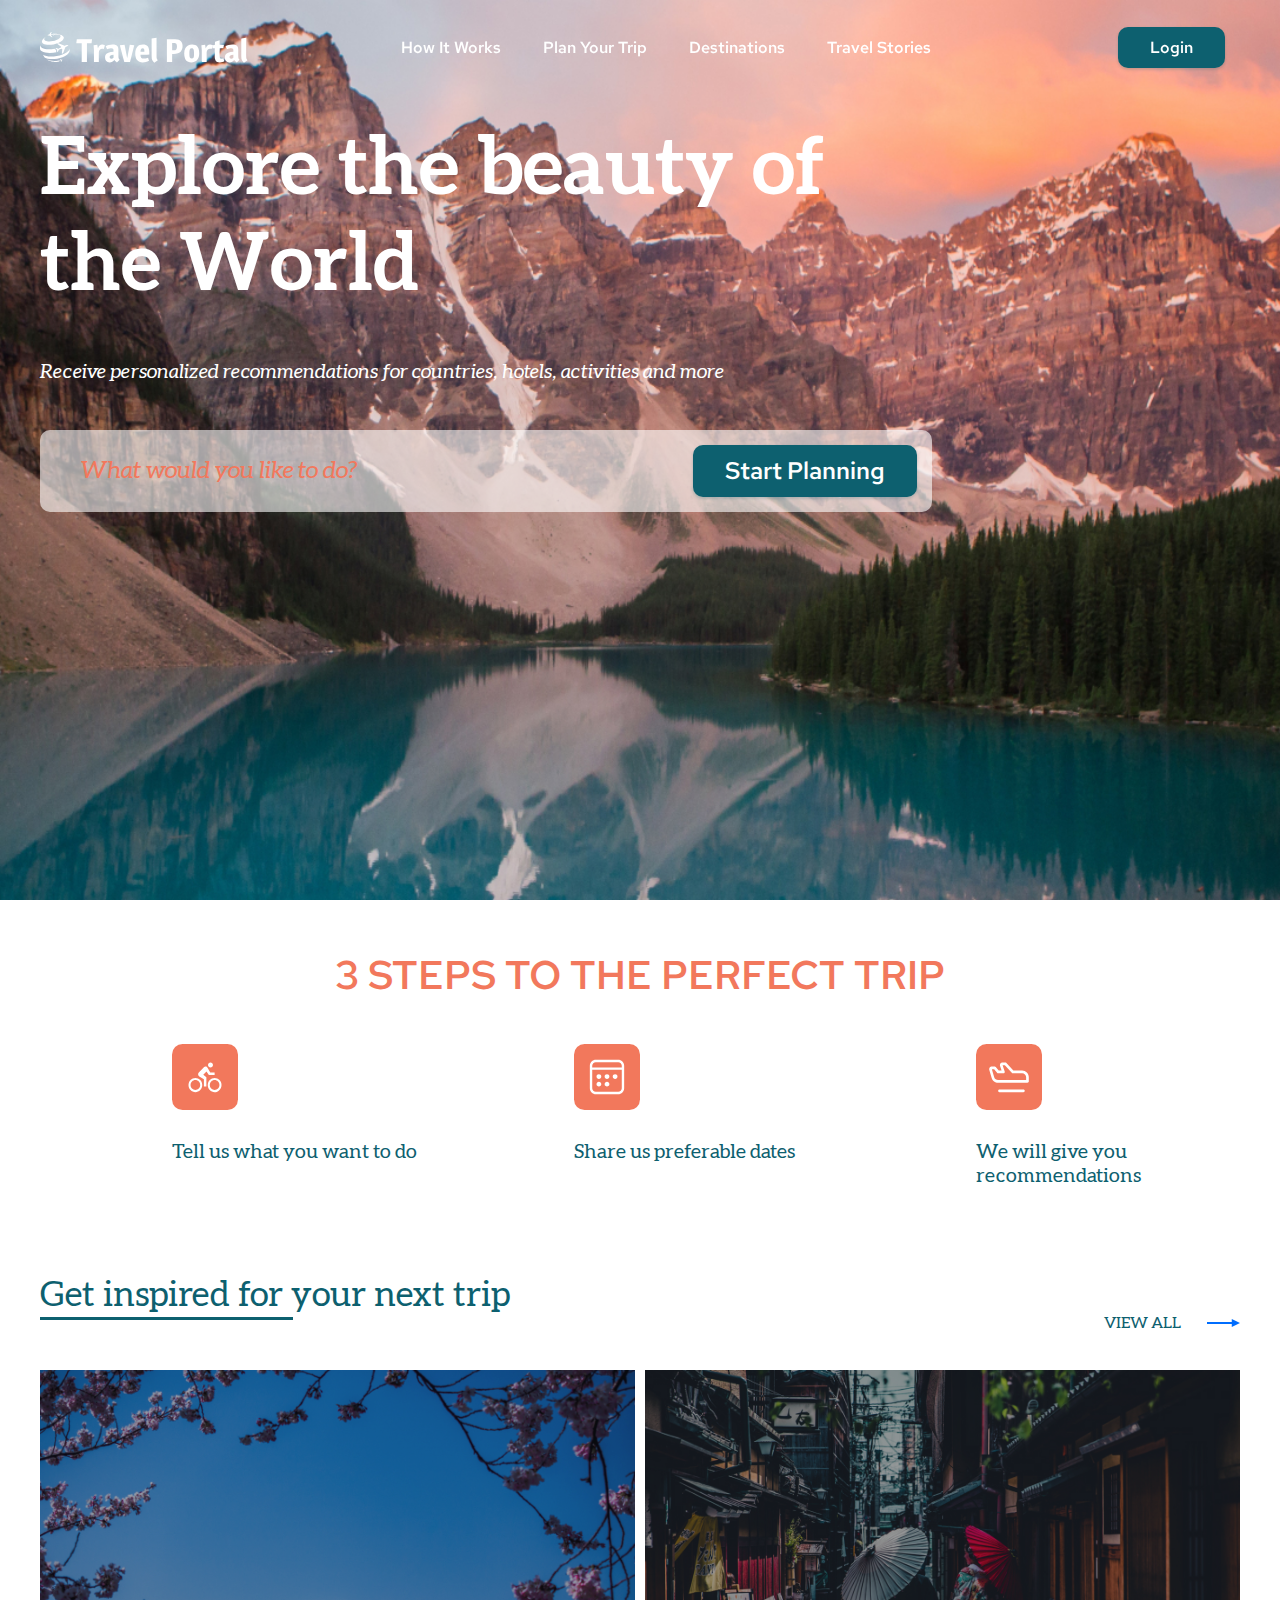
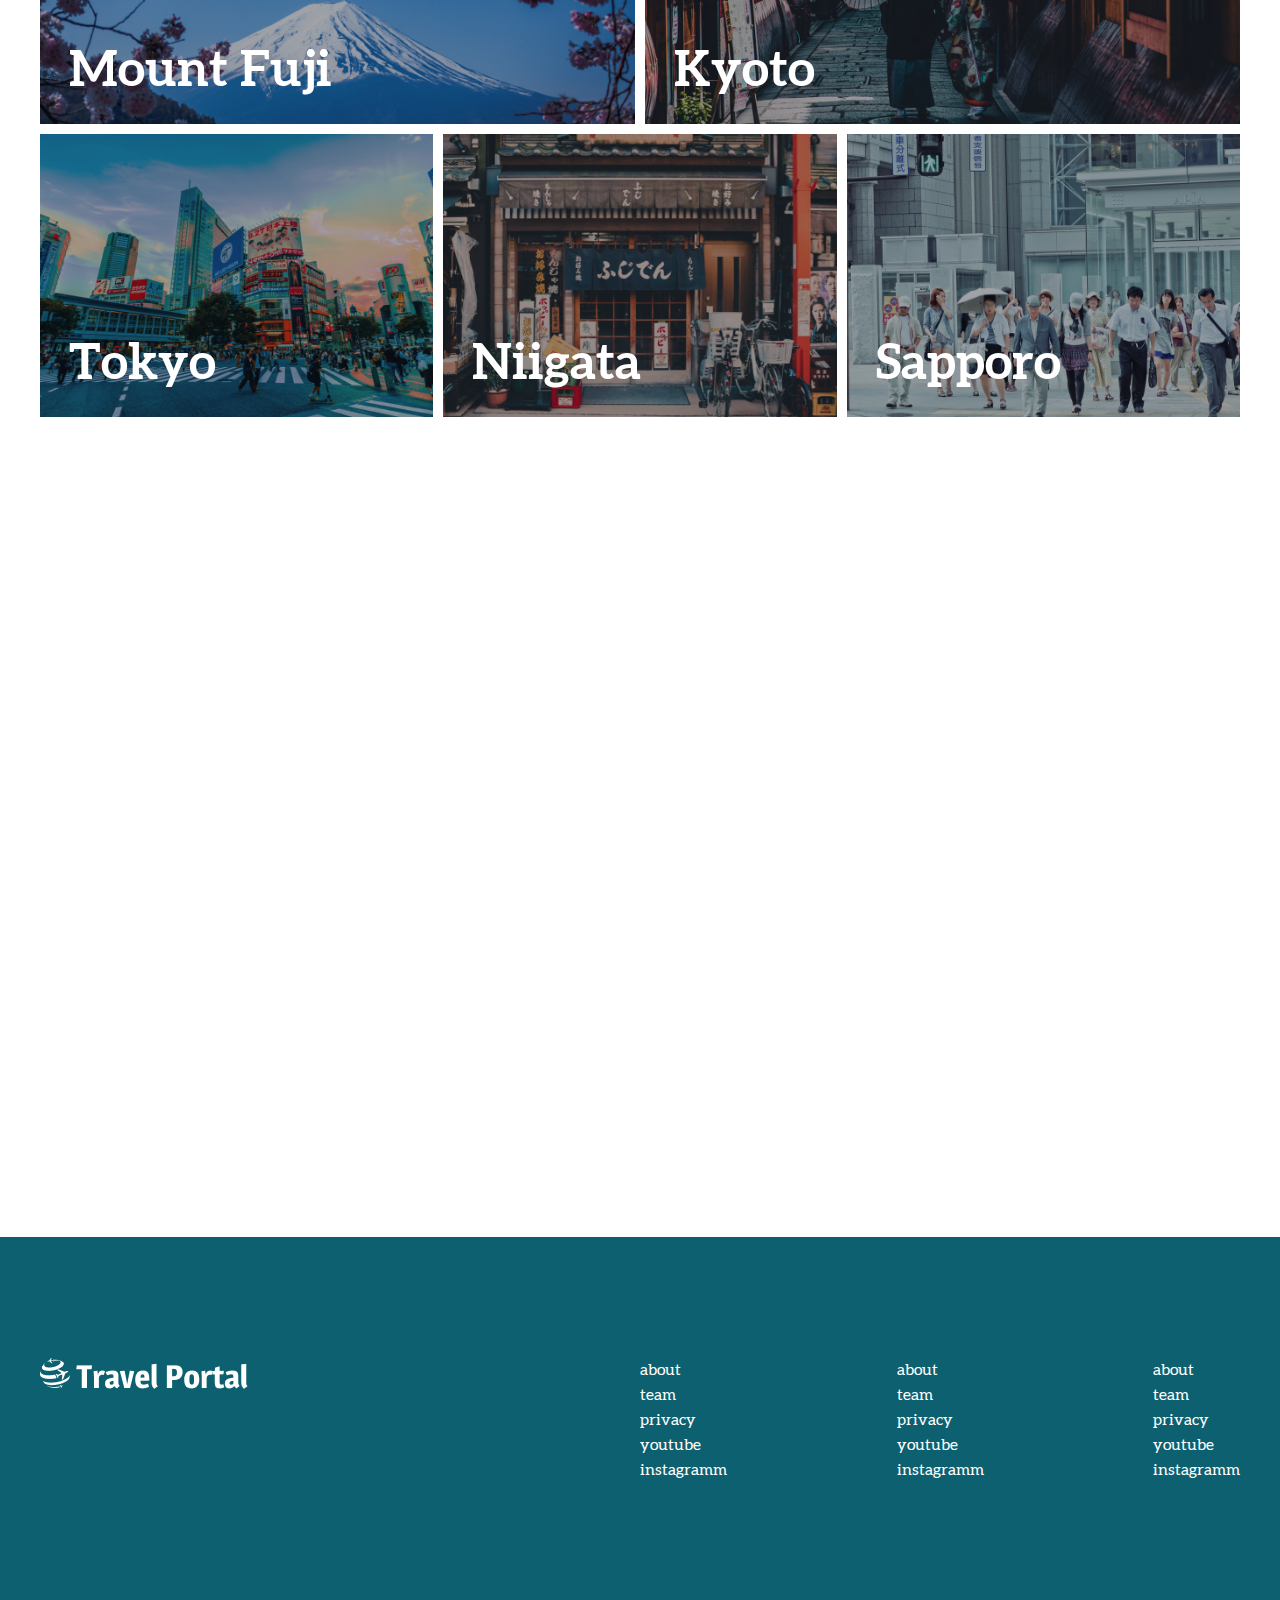
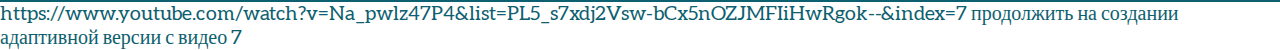
<file: index.html>
<!DOCTYPE html>
<html lang="en">
<link>
    <meta charset="UTF-8">
    <meta http-equiv="X-UA-Compatible" content="IE=edge">
    <meta name="viewport" content="width=device-width, initial-scale=1.0">
    <title>Document</title>
    <link rel="stylesheet" href="./css/style.css">
</head>
<body>
    <header class="header">  
        <div class="wrapper"> <!--p> внутри хедера див который управляет положением и шириной контента, внутри него див для картинки , внутри которого картинка , обернутая в ссылку.</p-->
          <div class="header_wrapper"> <!--p> эта обертка чтобы развести элементы хедера по сторонам и не задеть другие </p-->
            <div class="header_logo"> <!--p> оборачиваем каждую картинку в ссылку</p-->
                <a href="/" class="header_logo_link"> <!--p>ссылка введет в корень(/)</p-->
                    <img src="./img/svg/logo.svg" alt="travel logo" class="header_logo_pic"> <!--p>логотип</p-->
                </a>
            </div>
            <nav class="header_nav"> <!--p> специальный тег для навигационных цепочек </p-->
                <ul class="header_list"> <!--p> создаем список для хедера </p-->
                    <li class="header_item"> <!--p> внутри каждого li создадим ссылки которые и будут явдятся пунктами списка </p-->
                        <a href="!#" class="header_link"> How It Works</a>
                    </li>
                    <li class="header_item"> <!--p> внутри каждого li создадим ссылки которые и будут явдятся пунктами списка </p-->
                        <a href="!#" class="header_link">Plan Your Trip</a>
                    </li>
                    <li class="header_item"> <!--p> внутри каждого li создадим ссылки которые и будут явдятся пунктами списка </p-->
                        <a href="!#" class="header_link">Destinations</a>
                    </li>
                    <li class="header_item"> <!--p> внутри каждого li создадим ссылки которые и будут явдятся пунктами списка </p-->
                        <a href="!#" class="header_link">Travel Stories</a>
                    </li>

                </ul>

            </nav>
            <button class="header_button">Login</button>
          </div>
        </div>
    </header>
    <main class="main"> <!--p> в этом классе по правилам должен лежать весь основной контент</p-->
        <section class="intro"> <!--p> разделяем макет на отдельные секции </p-->
            <div class="wrapper"> <!--p> тот же враппер из хедера внутрь которого складывам все элементы </p-->
                <h1 class="intro_title">
                    Explore the beauty of the World
                </h1>
                <p class="intro_subtitle">
                    Receive personalized recommendations for countries, hotels, activities and more
                </p>
                <form class="search-form">
                    <fieldset class="search-form_wrap"> <!--p> предназначен семантически для группировки элементов формы , для группирования импутов</p-->
                        <p class="search-form_info">
                            <input type="text" name="user-like-to-do" class="search-form_field" placeholder="What would you like to do?">
                            <button type="submit" class="search-form_submit"> Start Planning </button>
                        </p>
                    </fieldset>
                </form>
            </div>
        </section>
        <section class="benefits">
            <div class="benefits_wrap">
                <h2 class="benefits_title">
                    3 STEPS TO THE PERFECT TRIP
                </h2>
                <div class="benefits_cards">
                    <div class="benefits_card">
                        <div class="benefits_card_pic">
                            <img src="./img/svg/Frame 28.svg" alt="Tell us what you want to do" class="benefits_card_thumb">
                        </div>
                        <h3 class="benefits-card-title"> 
                            Tell us what you want to do
                        </h3>
                    </div>
                    <div class="benefits_card">
                        <div class="benefits_card_pic">
                            <img src="./img/svg/Frame 11.svg" alt=" Share us preferable dates" class="benefits_card_thumb">
                        </div>
                        <h3 class="benefits-card-title"> 
                            Share us preferable dates
                        </h3>
                    </div>
                    <div class="benefits_card">
                        <div class="benefits_card">
                            <div class="benefits_card_pic">
                                <img src="./img/svg/Frame 12.svg" alt="We will give you recommendations " class="benefits_card_thumb">
                            </div>
                            <h3 class="benefits-card-title"> 
                                We will give you recommendations
                            </h3>
                    </div>
                </div>
            </div>
        </section>
        
            <!--p> places start</p-->

            <section class="places">
                <div class="wrapper_full">
                    <div class="places_caption">
                        <h2 class="places_title section_title ">
                            Get inspired for your next trip 
                        </h2>
                        <div class="line"></div>
                        <a href="" class="places_view_all"> VIEW ALL</a>
                    </div>
                    <div class="places_cards">
                        <figure class="places_card places_card_size_lg">
                            <img src="./img/Image.jpg" alt="fuji" class="places_card_picture places_card_picture_lg">
                            <figcaption class="places_card_title">
                                Mount Fuji
                             </figcaption>
                             <a href="" class="places_card_link"></a>
                            </figure>
                             <figure class="places_card places_card_size_lg">
                                <img src="./img/Image (1).jpg" alt="Kyoto" class="places_card_picture places_card_picture_lg">
                                <figcaption class="places_card_title">
                                    Kyoto
                                 </figcaption>
                                 <a href="" class="places_card_link"></a>
                        </figure>
                             <figure class="places_card places_card_size_sm">
                                 <img src="./img/Image (2).jpg" alt="Tokyo" class="places_card_picture places_card_picture_sm">
                                 <figcaption class="places_card_title">
                                    Tokyo
                                  </figcaption>
                                  <a href="" class="places_card_link"></a>
                          </figure>     
                         <figure class="places_card places_card_size_sm">
                             <img src="./img/Image (3).jpg" alt="Niigata" class="places_card_picture places_card_picture_sm">
                               <figcaption class="places_card_title">
                                Niigata
                                </figcaption>
                               <a href="" class="places_card_link"></a>
                        </figure>
                        <figure class="places_card places_card_size_sm">
                           <img src="./img/Image (4).jpg" alt="Sapporo" class="places_card_picture places_card_picture_sm">
                          <figcaption class="places_card_title">
                            Sapporo
                           </figcaption>
                           <a href="" class="places_card_link"></a>
                 </figure>
                    </div>
                </div>

            </section>


            <!--p> places end</p-->

            <!--p> video start </p-->
            <div class="video">
                <div class="video_wrap">
                    <div class="video_item"></div>
                    <iframe class= "video_element" src="https://www.youtube.com/embed/fbqHK8i-HdA" title="YouTube video player" frameborder="0" allow="accelerometer; autoplay; clipboard-write; encrypted-media; gyroscope; picture-in-picture" allowfullscreen></iframe>
                </div>
            </div>
        <footer class="footer">
            <div class="wrapper">
                <div class="footer_item">
                    <div class="footer_logo">
                        <img src="./img/logo.png" class="footer_logo_pic" alt="LOGO">
                    </div>
                    <nav class="footer_nav">
                        <ul class="footer_menu">
                            <li class="footer_menu_item">
                                <a href="" class="footer_menu_link"> about</a>
                            </li>
                            <li class="footer_menu_item">
                                <a href="" class="footer_menu_link"> team</a>
                            </li>
                            <li class="footer_menu_item">
                                <a href="" class="footer_menu_link"> privacy</a>
                            </li>
                            <li class="footer_menu_item">
                                <a href="" class="footer_menu_link"> youtube</a>
                            </li>
                            <li class="footer_menu_item">
                                <a href="" class="footer_menu_link"> instagramm</a>
                            </li>
                        </ul>
                        <ul class="footer_menu">
                            <li class="footer_menu_item">
                                <a href="" class="footer_menu_link"> about</a>
                            </li>
                            <li class="footer_menu_item">
                                <a href="" class="footer_menu_link"> team</a>
                            </li>
                            <li class="footer_menu_item">
                                <a href="" class="footer_menu_link"> privacy</a>
                            </li>
                            <li class="footer_menu_item">
                                <a href="" class="footer_menu_link"> youtube</a>
                            </li>
                            <li class="footer_menu_item">
                                <a href="" class="footer_menu_link"> instagramm</a>
                            </li>
                        </ul>
                        <ul class="footer_menu">
                            <li class="footer_menu_item">
                                <a href="" class="footer_menu_link"> about</a>
                            </li>
                            <li class="footer_menu_item">
                                <a href="" class="footer_menu_link"> team</a>
                            </li>
                            <li class="footer_menu_item">
                                <a href="" class="footer_menu_link"> privacy</a>
                            </li>
                            <li class="footer_menu_item">
                                <a href="" class="footer_menu_link"> youtube</a>
                            </li>
                            <li class="footer_menu_item">
                                <a href="" class="footer_menu_link"> instagramm</a>
                            </li>
                        </ul>
                    </nav>
                </div>
            </div>
        </footer>
    </main>
    <script src="./js/main_JS"></script>
</body>
</html>

https://www.youtube.com/watch?v=Na_pwlz47P4&list=PL5_s7xdj2Vsw-bCx5nOZJMFIiHwRgok--&index=7 продолжить на создании адаптивной версии с видео 7
</file>
<file: css/style.css>
/* http://meyerweb.com/eric/tools/css/reset/
   v2.0-modified | 20110126
   License: none (public domain)
*/

html, body, div, span, applet, object, iframe,
h1, h2, h3, h4, h5, h6, p, blockquote, pre,
a, abbr, acronym, address, big, cite, code,
del, dfn, em, img, ins, kbd, q, s, samp,
small, strike, strong, sub, sup, tt, var,
b, u, i, center,
dl, dt, dd, ol, ul, li,
fieldset, form, label, legend,
table, caption, tbody, tfoot, thead, tr, th, td,
article, aside, canvas, details, embed,
figure, figcaption, footer, header, hgroup,
menu, nav, output, ruby, section, summary,
time, mark, audio, video {
  margin: 0;
	padding: 0;
	border: 0;
	font-size: 100%;
	font: inherit;
	vertical-align: baseline;
}

/* make sure to set some focus styles for accessibility */
:focus {
    outline: 0;
}

/* HTML5 display-role reset for older browsers */
article, aside, details, figcaption, figure,
footer, header, hgroup, menu, nav, section {
	display: block;
}

body {
	line-height: 1;
}

ol, ul {
	list-style: none;
}

blockquote, q {
	quotes: none;
}

blockquote:before, blockquote:after,
q:before, q:after {
	content: '';
	content: none;
}

table {
	border-collapse: collapse;
	border-spacing: 0;
}

input[type=search]::-webkit-search-cancel-button,
input[type=search]::-webkit-search-decoration,
input[type=search]::-webkit-search-results-button,
input[type=search]::-webkit-search-results-decoration {
    -webkit-appearance: none;
    -moz-appearance: none;
}

input[type=search] {
    -webkit-appearance: none;
    -moz-appearance: none;
    -webkit-box-sizing: content-box;
    -moz-box-sizing: content-box;
    box-sizing: content-box;
}

textarea {
    overflow: auto;
    vertical-align: top;
    resize: vertical;
}

/**
 * Correct `inline-block` display not defined in IE 6/7/8/9 and Firefox 3.
 */

audio,
canvas,
video {
    display: inline-block;
    *display: inline;
    *zoom: 1;
    max-width: 100%;
}

/**
 * Prevent modern browsers from displaying `audio` without controls.
 * Remove excess height in iOS 5 devices.
 */

audio:not([controls]) {
    display: none;
    height: 0;
}

/**
 * Address styling not present in IE 7/8/9, Firefox 3, and Safari 4.
 * Known issue: no IE 6 support.
 */

[hidden] {
    display: none;
}

/**
 * 1. Correct text resizing oddly in IE 6/7 when body `font-size` is set using
 *    `em` units.
 * 2. Prevent iOS text size adjust after orientation change, without disabling
 *    user zoom.
 */

html {
    font-size: 100%; /* 1 */
    -webkit-text-size-adjust: 100%; /* 2 */
    -ms-text-size-adjust: 100%; /* 2 */
}

/**
 * Address `outline` inconsistency between Chrome and other browsers.
 */

a:focus {
    outline: thin dotted;
}

/**
 * Improve readability when focused and also mouse hovered in all browsers.
 */

a:active,
a:hover {
    outline: 0;
}

/**
 * 1. Remove border when inside `a` element in IE 6/7/8/9 and Firefox 3.
 * 2. Improve image quality when scaled in IE 7.
 */

img {
    border: 0; /* 1 */
    -ms-interpolation-mode: bicubic; /* 2 */
}

/**
 * Address margin not present in IE 6/7/8/9, Safari 5, and Opera 11.
 */

figure {
    margin: 0;
}

/**
 * Correct margin displayed oddly in IE 6/7.
 */

form {
    margin: 0;
}

/**
 * Define consistent border, margin, and padding.
 */

fieldset {
    border: 1px solid #c0c0c0;
    margin: 0 2px;
    padding: 0.35em 0.625em 0.75em;
}

/**
 * 1. Correct color not being inherited in IE 6/7/8/9.
 * 2. Correct text not wrapping in Firefox 3.
 * 3. Correct alignment displayed oddly in IE 6/7.
 */

legend {
    border: 0; /* 1 */
    padding: 0;
    white-space: normal; /* 2 */
    *margin-left: -7px; /* 3 */
}

/**
 * 1. Correct font size not being inherited in all browsers.
 * 2. Address margins set differently in IE 6/7, Firefox 3+, Safari 5,
 *    and Chrome.
 * 3. Improve appearance and consistency in all browsers.
 */

button,
input,
select,
textarea {
    font-size: 100%; /* 1 */
    margin: 0; /* 2 */
    vertical-align: baseline; /* 3 */
    *vertical-align: middle; /* 3 */
}

/**
 * Address Firefox 3+ setting `line-height` on `input` using `!important` in
 * the UA stylesheet.
 */

button,
input {
    line-height: normal;
}

/**
 * Address inconsistent `text-transform` inheritance for `button` and `select`.
 * All other form control elements do not inherit `text-transform` values.
 * Correct `button` style inheritance in Chrome, Safari 5+, and IE 6+.
 * Correct `select` style inheritance in Firefox 4+ and Opera.
 */

button,
select {
    text-transform: none;
}

/**
 * 1. Avoid the WebKit bug in Android 4.0.* where (2) destroys native `audio`
 *    and `video` controls.
 * 2. Correct inability to style clickable `input` types in iOS.
 * 3. Improve usability and consistency of cursor style between image-type
 *    `input` and others.
 * 4. Remove inner spacing in IE 7 without affecting normal text inputs.
 *    Known issue: inner spacing remains in IE 6.
 */

button,
html input[type="button"], /* 1 */
input[type="reset"],
input[type="submit"] {
    -webkit-appearance: button; /* 2 */
    cursor: pointer; /* 3 */
    *overflow: visible;  /* 4 */
}

/**
 * Re-set default cursor for disabled elements.
 */

button[disabled],
html input[disabled] {
    cursor: default;
}

/**
 * 1. Address box sizing set to content-box in IE 8/9.
 * 2. Remove excess padding in IE 8/9.
 * 3. Remove excess padding in IE 7.
 *    Known issue: excess padding remains in IE 6.
 */

input[type="checkbox"],
input[type="radio"] {
    box-sizing: border-box; /* 1 */
    padding: 0; /* 2 */
    *height: 13px; /* 3 */
    *width: 13px; /* 3 */
}

/**
 * 1. Address `appearance` set to `searchfield` in Safari 5 and Chrome.
 * 2. Address `box-sizing` set to `border-box` in Safari 5 and Chrome
 *    (include `-moz` to future-proof).
 */

input[type="search"] {
    -webkit-appearance: textfield; /* 1 */
    -moz-box-sizing: content-box;
    -webkit-box-sizing: content-box; /* 2 */
    box-sizing: content-box;
}

/**
 * Remove inner padding and search cancel button in Safari 5 and Chrome
 * on OS X.
 */

input[type="search"]::-webkit-search-cancel-button,
input[type="search"]::-webkit-search-decoration {
    -webkit-appearance: none;
}

/**
 * Remove inner padding and border in Firefox 3+.
 */

button::-moz-focus-inner,
input::-moz-focus-inner {
    border: 0;
    padding: 0;
}

/**
 * 1. Remove default vertical scrollbar in IE 6/7/8/9.
 * 2. Improve readability and alignment in all browsers.
 */

textarea {
    overflow: auto; /* 1 */
    vertical-align: top; /* 2 */
}

/**
 * Remove most spacing between table cells.
 */

table {
    border-collapse: collapse;
    border-spacing: 0;
}

html,
button,
input,
select,
textarea {
    color: #222;
}


::-moz-selection {
    background: #b3d4fc;
    text-shadow: none;
}

::selection {
    background: #b3d4fc;
    text-shadow: none;
}

img {
    vertical-align: middle;
}

fieldset {
    border: 0;
    margin: 0;
    padding: 0;
}

textarea {
    resize: vertical;
}

.chromeframe {
    margin: 0.2em 0;
    background: #ccc;
    color: #000;
    padding: 0.2em 0;
}



/* red-hat-text-regular - latin */
@font-face {
    font-family: 'Red Hat Text';
    font-style: normal;
    font-weight: 400;
    src: local(''),
         url('../fonts/red-hat-text-v12-latin-regular.woff2') format('woff2'), /* Chrome 26+, Opera 23+, Firefox 39+ */
         url('../fonts/red-hat-text-v12-latin-regular.woff') format('woff'); /* Chrome 6+, Firefox 3.6+, IE 9+, Safari 5.1+ */
  }
  /* red-hat-text-500 - latin */
@font-face {
    font-family: 'Red Hat Text';
    font-style: normal;
    font-weight: 500;
    src: local(''),
         url('../fonts/red-hat-text-v12-latin-500.woff2') format('woff2'), /* Chrome 26+, Opera 23+, Firefox 39+ */
         url('../fonts/red-hat-text-v12-latin-500.woff') format('woff'); /* Chrome 6+, Firefox 3.6+, IE 9+, Safari 5.1+ */
  }
  /* aleo-regular - latin */
@font-face {
    font-family: 'Aleo';
    font-style: normal;
    font-weight: 400;
    src: local(''),
         url('../fonts/aleo-v11-latin-regular.woff2') format('woff2'), /* Chrome 26+, Opera 23+, Firefox 39+ */
         url('../fonts/aleo-v11-latin-regular.woff') format('woff'); /* Chrome 6+, Firefox 3.6+, IE 9+, Safari 5.1+ */
  }
  /* aleo-italic - latin */
  @font-face {
    font-family: 'Aleo';
    font-style: italic;
    font-weight: 400;
    src: local(''),
         url('../fonts/aleo-v11-latin-italic.woff2') format('woff2'), /* Chrome 26+, Opera 23+, Firefox 39+ */
         url('../fonts/aleo-v11-latin-italic.woff') format('woff'); /* Chrome 6+, Firefox 3.6+, IE 9+, Safari 5.1+ */
  }
  /* aleo-700 - latin */
  @font-face {
    font-family: 'Aleo';
    font-style: normal;
    font-weight: 700;
    src: local(''),
         url('../fonts/aleo-v11-latin-700.woff2') format('woff2'), /* Chrome 26+, Opera 23+, Firefox 39+ */
         url('../fonts/aleo-v11-latin-700.woff') format('woff'); /* Chrome 6+, Firefox 3.6+, IE 9+, Safari 5.1+ */
  }





.item {
    width: 200px;
    height: 100px;
    background-color: aqua;
    padding: 20px;
}
/* начало базовой настройки  */
html {
    box-sizing: border-box; /* чтобы паддинг не увеличивал ширину всего блока  */
}

*, *::before, *::after {  /* для всех элементов и для псевдоэлементов до и после  */
    box-sizing: inherit; /* наследование (сохранения ширины) от родительского блока  */
}
   
img {
    max-width: 100%; /* чтобы изображение не превышало размеры контейнера в котором находится */
    height: auto; /* чтобы изображение всегда сжималось по высоте*/
}

   /* конец базово настройки  */

.wrapper {
    max-width: 1200px;   /* контейнер - обертка для  всего основного контента   */
    margin: 0 auto;       /* будет выравнивать вреппер внутри его родителя по центру   */
}

/* HEADER STYLES START  */
.header {
    
    position: fixed;
    top: 0;
    left: 0; /* фиксируем хедер на верхней левой части экрана (чтобы при прокрутке блок не двигался) */
    width: 100%; /* чтобы всегда занимал 100 прц ширины экрана*/
    transition: .2s linear;
    z-index: 999;
    

}
.header_active {
    background-color: rgba(6, 63, 63, 0.7);
}
body {    /* чтобы при добавлении потом новых параграфов люой текст был в соотсветствии с общей стилистикой ( тут значения основного текста с макета) */
    font-family: Aleo;
    font-style: normal;
    font-weight: 400;
    font-size: 20px;
    line-height: 24px;
    color: #0D606F
}
.header_wrapper {
    display: flex; /* чтобы флексили  */
    flex-wrap: wrap; /* чтобы не наезжали друг на друга */
    align-items: center; /* выравнивание по вертикали*/
    justify-content: space-between; /* чтобы максимально отдалялись от друг друга */
}
.header_list {  /* меняем положение элементов списка */
    display: flex;
    flex-wrap: wrap;
}
.header_item {
    margin-right: 42px; /* отступ между блоками меню, измерил в макете фигма */
    margin-top: 35px;
    margin-bottom: 35px;
}
.header_link { 
font-family: 'Red Hat Text'; /* скопировал стили шрифта с макета */
font-style: normal;
font-weight: 500;
font-size: 16px;
line-height: 21px;
color: #FFFFFF;
text-decoration: none;
}
.header_link:hover, .header_link:focus, .header_link:active{ /* псевдокласс ховер - устанавливает эффект при наведении на сылку, фокус если выбрать ссылку кнопками(табом), актив - состояние ссылок когда по ним кликнут. */
    opacity: .75;
} 
.header_button {
      padding: 10px 32px;
    border-radius: 10px;
    border: 0;
    background: #0D606F;
    box-shadow: 0px 0px 3px rgba(13, 96, 111, 0.08), 0px 2px 3px rgba(13, 96, 111, 0.16);

    font-family: 'Red Hat Text';
    font-style: normal;
    font-weight: 500;
    font-size: 16px;
    line-height: 21px;

    color: #FFFFFF;

    margin-right: 15px;
}
.header_button:hover, .header_button:focus, .header_button:active {
    background: #062b32;
}
/* HEADER STYLES END  */

/* intro STYLES start  */

.intro {
    
    min-height: 100vh;
    background: url(../img/intro_background.jpg) no-repeat center; /* но репит - чтобы не повторялась если не влезет  */
    background-size: cover; /* будет покрывать блок при любых его размерах  */
    padding-top: 122px;
    

color: #FFFFFF
}
.intro_title {   /* ставим ширину и стиль большого текскта и отступы снизу  */
    max-width: 892px;
    font-family: 'Aleo';
    font-style: normal;
    font-weight: 700;
    font-size: 80px;
    line-height: 96px;
    margin-bottom: 46px;
}
.intro_subtitle { /* ставим ширину и стиль маленького текскта и отступы снизу  */
    font-family: 'Aleo';
    font-style: italic;
    font-weight: 500;
    font-size: 20px;
    line-height: 24px;
    max-width: 892px;
    margin-bottom: 46px;
}
.search-form_info {
    display: flex;
    flex-wrap: wrap;
}
.search-form_field { /* убираем фон и рамки у формы меняем цвет  */
    background-color: transparent;  
    border: 0;

    font-family: 'Aleo';
    font-style: italic;
    font-weight: 400;
    font-size: 24px;
    line-height: 29px;
    color: #F2785C;
    padding: 41px;
    width: 560px;
    height: 22px;
    margin-right: 45px;

}
.search-form_field::placeholder { /* обращаемся к псевдоклассу чтобы изменить цвет текста подсказки в инпуте */
    font-family: 'Aleo';
    font-style: italic;
    font-weight: 400;
    font-size: 24px;
    line-height: 29px;
    color: #F2785C;
    
}
.search-form_submit {
    padding: 10px 32px;
    border-radius: 10px;
    border: 0;
    background: #0D606F;
    box-shadow: 0px 0px 3px rgba(13, 96, 111, 0.08), 0px 2px 3px rgba(13, 96, 111, 0.16);

    font-family: 'Red Hat Text';
    font-style: normal;
    font-weight: 500;
    font-size: 24px;
    line-height: 32px;
    color: #FFFFFF;

    margin-right: 15px;
}
.search-form_submit:hover, .search-form_submit:focus, .search-form_submit:active {
    background: #062b32;
}
.search-form_wrap {
    background-color: rgba(255,255,255, 0.6);
    width: 892px;
    border-radius: 10px;
    
}
.search-form_info {
    display: flex; /* чтобы флексили  */
    flex-wrap: wrap; /* чтобы не наезжали друг на друга */
    align-items: center; /* выравнивание по вертикали*/
    justify-content: space-between; 
}
/* intro STYLES end  */

/* benefits STYLES start  */

.benefits_wrap {
    max-width: 1177px;
    background: white;
    margin: 0 auto;
    position: relative;
    transform: translateY(100%);
   

}
.benefits_cards {
   display: grid;  /* ?  */
   grid-template-columns: repeat(3, 1fr);  /* создание трех колонок шириной 1 фр  */
   grid-column-gap: 150px; /* отступы между колонками */
   padding-left: 120px;
}
.benefits_title {
        padding-left: 283px;
        padding-right: 283px;
        padding-bottom: 40px;
        transform: translateY(-103%);
        position: absolute;
        top: 0;
        left: 0;
        
    
        font-family: 'Red Hat Text';
        font-style: normal;
        font-weight: 500;
        font-size: 40px;
        line-height: 53px;
        /* identical to box height */
    
    
        color: #F2785C;
}
.benefits_card {
    grid-column: span 1; /* чтобы карты занимали ширину колонки  */
}
.benefits_card_pic {
    margin-bottom: 30px;
    max-width: 66px;
    
    
}
.benefits_card_thumb {
    display: block;
}
.benefits {
    margin-bottom: 131px;
}





/* benefits STYLES end  */

/* places start */

 .section_title {
    font-style: normal;
    font-weight: 500;
    font-size: 35px;
    line-height: 42px;

    
  
 }
 .places_title {
  width: 500px;
 }      
 .places_title::after {
    display: block;
    content: '';
    width: 253px;
    height: 3px;
    background-color: #0D606F;
    margin-bottom: 50px;
   
  
 }
 .wrapper_full {
    max-width: 1200px;   /* контейнер - обертка для  всего основного контента   */
    margin: 0 auto; 
    position: relative;
    top: 100px;     
}
.places_caption {
    display: flex;
    flex-wrap: wrap;
    align-items: center;
    justify-content: space-between;
}
.places_view_all{
    font-weight: 400;
    font-size: 16px;
    line-height: 24px;
    color:#0D606F;
    text-decoration: none;
    background: url(../img/svg/Shape.svg) no-repeat right center;
    padding-right: 59px;
    
}
.places_view_all:hover{
    opacity: 0.70;
}
.places_cards {
    display: grid;
    grid-template-columns: repeat(6,1fr);
    grid-gap: 10px;
}
.places_card {
    position: relative;
    overflow: hidden;
}
.places_card::after {
    position: absolute;
    content: '';
    width: 100%;
    height: 100%;
    background: rgba(21, 24, 36, 0.4);
    top: 0;
    left: 0;
    z-index: 2;
}    
.places_card_size_lg{
    grid-column: span 3;
}
.places_card_picture {
    height: 354px;
    object-fit: cover;
    width: 100%;
}
.places_card_picture_lg {
    height: 354px;
}
.places_card_picture_sm {
    height: 283px;
}

.places_card_title {
    position: absolute;
    font-style: normal;
    font-weight: 700;
    font-size: 50px;
    line-height: 60px;
    color: #FFFFFF;
    bottom: 23px;
    left: 29px;
    z-index: 3;
}
.places_card:hover .places_card_picture {
    transform: scale(1.05);
    transition: 0.15s all;
}
.places_card_link {
    position: absolute;
    top: 0;
    left: 0;
    width: 100%;
    height: 100%;
    z-index: 4;
}
.places_card_size_sm{
    grid-column: span 2;
}
.places {
    margin-bottom: 200px;
}
 /*places end */



/*viddeo start */
.video {
    width: 100%;
}
.video_wrap {
    max-width: 1440px;
    margin: 0 auto;
    position: relative;
}
.video_item {
    padding-top: 56.25%;
}
.video_element {
    position: absolute;
    top: 0;
    left: 0;
    width: 100%;
    height: 100%;
}

/*video end */

.footer {
    background: #0D606F;
    padding: 120px 0;
}
.footer_item {
    display: flex;
    flex-wrap: wrap;
}
.footer_logo {
    width: 50%;
}
.footer_nav {
    width: 50%;
    display: flex;
    flex-wrap: wrap;
    justify-content: space-between;
}
.footer_menu_link {
    font-style: normal;
    font-weight: 400;
    font-size: 16px;
    line-height: 24px;
    color: #FFFFFF;
    text-decoration: none;
}
.footer_menu_link:hover {
    opacity: .75;
}
</file>
